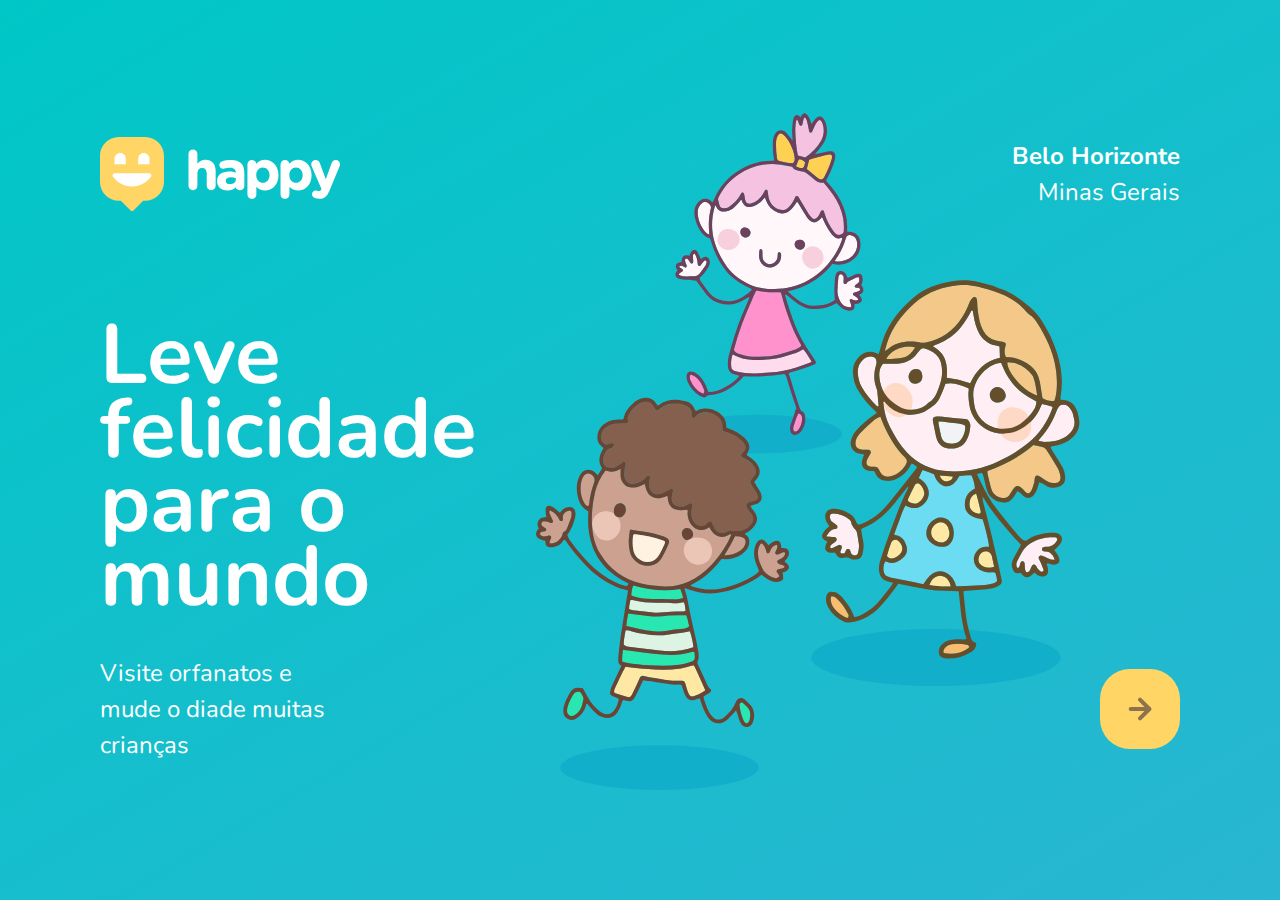
<file: index.html>
<!DOCTYPE html>
<html lang="pt-br">
  <head>
    <meta charset="UTF-8" />
    <meta name="viewport" content="width=device-width, initial-scale=1.0" />
    <title>Document</title>

    <link rel="icon" href="./public/images/logo-icon.png" />
    <link rel="stylesheet" href="./public/css/main.css" />
    <link rel="stylesheet" href="./public/css/animations.css" />
    <link rel="stylesheet" href="./public/css/page-landing.css" />

    <link href="https://fonts.googleapis.com/css2?family=Nunito:ital,wght@0,600;0,800;1,400&display=swap" rel="stylesheet">
  </head>
  <body>
    <div id="page-landing">
      <div id="container">
        <header>
          <img  class="animate-up" id="logo" src="./public/images/logo.svg" alt="Logo Happy" />

          <div class="location animate-up">
            <strong>Belo Horizonte</strong>
            <p>Minas Gerais</p>
          </div>
        </header>

        <main>
          <h1 class="animate-up">Leve felicidade para o mundo</h1>

          <section class="visit">
            <p class="animate-up">Visite orfanatos e mude o diade muitas crianças</p>
            <a class="animate-up" href="#"
              ><img
                src="./public/images/arrow.svg"
                alt="Ir para o mapa"
                title="Visite orfanatos"
            /></a>
          </section>
        </main>
      </div>
    </div>
  </body>
</html>
</file>
<file: public/css/main.css>
*{
        margin: 0;
        padding: 0;
        box-sizing: border-box;
}
body {
  height: 100vh;
  color: white;
  background: #EBF2F5;
}

:root{
    font-size:  62.5%;
}

body, input, button, textarea {
    font: 400 1.8rem/1 'Nunito', sans-serif;
}
</file>
<file: public/css/animations.css>
/* animacoes */
@keyframes up{
    from{
        opacity: 0;
        transform: translateY(16px);
        }

    to{
        opacity: 1;
        transform: translateY(0);
    }
}

@keyframes right{
    from{
        transform: translateX(-100%);
    }
    to{
        transform: translateX(0);
    }
}

@keyframes apper{
    from{
        opacity: 0;
    }
    to{
        opacity: 1;
    }
}

.animate-up {
    animation-name: up;
    animation-duration: 300ms;
    animation-fill-mode:  backwards;
}

.animate-right {
    animation-name: right;
    animation-duration: 300ms;
}

    .animate-appear{
        animation-name: appear;
        animation-direction: 300ms;
        animation-fill-mode: backwards;
    }
</file>
<file: public/css/page-landing.css>
#page-landing {
  background: linear-gradient(329.54deg, #29b6d1 0%, #00c7c7 100%) no-repeat;

  text-align: center;
  min-height: 100vh;

  display: flex;
}

#container {
  margin: auto;

  width: min(90%, 112rem);
}

.location,
h1,
.visit p {
  height: 16vh;
}

#logo {
  animation-delay: 50ms;
}

.location {
  animation-delay: 100ms;
}

main h1 {
  animation-delay: 150ms;
  font-size: clamp(4rem, 8vw, 8.4rem);
}

.visit p {
  animation-delay: 200ms;
}

.visit a {
  width: 8rem;
  height: 8rem;
  background: #ffd666;

  border: none;
  border-radius: 3rem;

  display: flex;
  align-items: center;
  justify-content: center;

  margin: auto;

  transition: background 200ms;

  animation-delay: 250ms;
}

.visit a:hover {
  background: #96feff;
}

/* desktop version */

@media (min-width: 760px) {
  #container {
    padding: 5rem 2rem;
    /* shorthand background: image repeat position / size / */
    background: url("../images/bg.svg") no-repeat 80% /
      clamp(30rem, 54vw, 56rem);
  }

  header {
    display: flex;
    align-items: center;
    justify-content: space-between;
  }

  .location,
  h1,
  .visit p {
    height: initial;
    text-align: initial;
  }

  .location {
    text-align: right;
    font-size: 2.4rem;
    line-height: 1.5;
  }

  main h1 {
    font-weight: bold;
    line-height: 0.88;

    margin: clamp(10%, 9vh, 12%) 0 4rem;

    width: min(300px, 80%);
  }

  .visit {
    display: flex;
    align-items: center;
    justify-content: space-between;
  }

  .visit p {
    font-size: 2.4rem;
    line-height: 1.5;
    width: clamp(20rem, 20vw, 30rem);
  }

  .visit a {
    margin: initial;
  }
}
</file>
